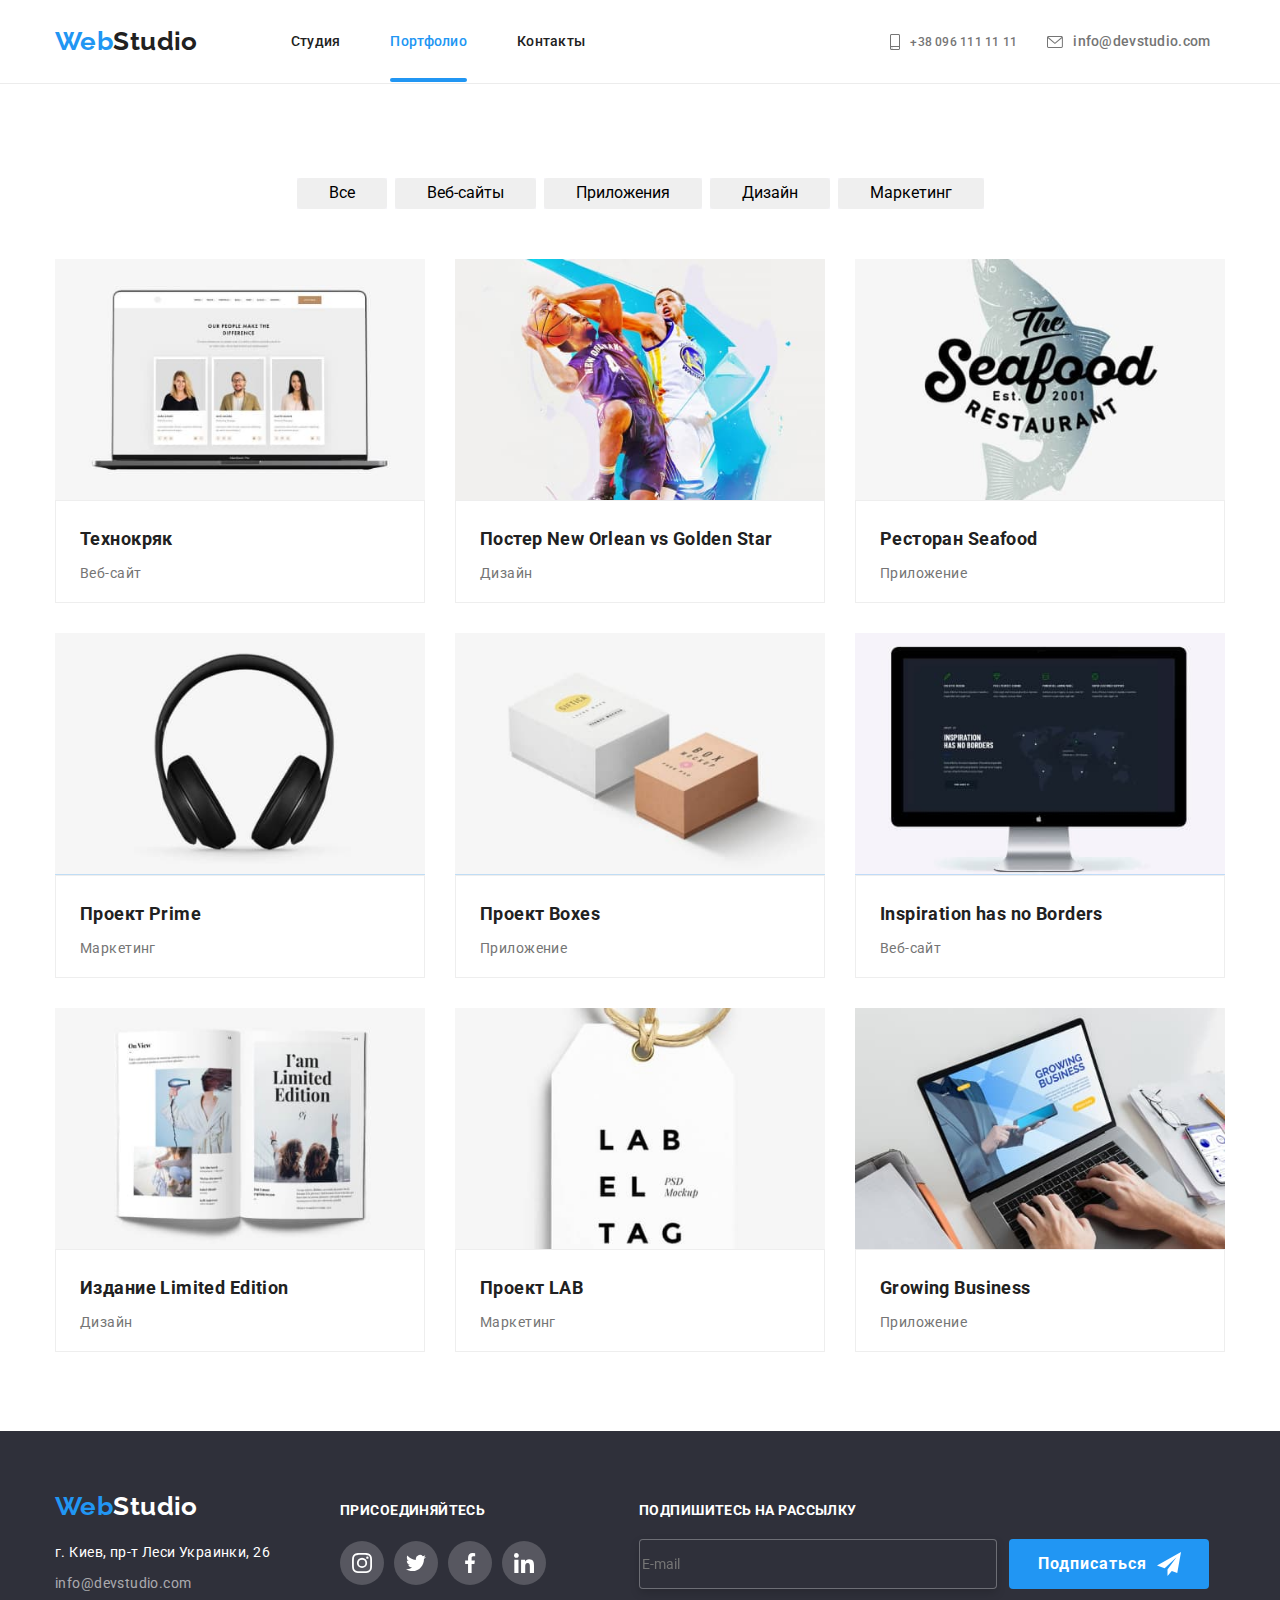
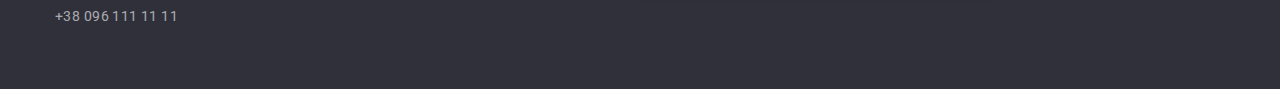
<file: portfolio.html>
<!DOCTYPE html>
<html lang="en">

<head>
    <meta charset="UTF-8">
    <meta http-equiv="X-UA-Compatible" content="IE=edge">
    <meta name="viewport" content="width=device-width, initial-scale=1.0">
    <link
        href="https://fonts.googleapis.com/css2?family=Raleway:wght@700&family=Roboto:wght@400;500;700;900&display=swap"
        rel="stylesheet">
    <title>Студия</title>
    <link rel="stylesheet"
        href="https://cdnjs.cloudflare.com/ajax/libs/modern-normalize/1.1.0/modern-normalize.min.css" />
    <link rel="stylesheet" href="./css/main.min.css" />
</head>

<body>
    <header class="header">
        <div class="container header-container">
            <button
            data-menu-button
            class="menu-button is-open" 
            aria-expanded="false" 
            aria-controls="menu-container" 
            type="button">
                <svg width="24" height="16" aria-label="переключатель мобильного меню">
                    <use class="menu-button__icon" href="./images/icons.svg#icon-menu_24px"></use>
                    <use class="menu-button__cross" href="./images/icons.svg#icon-close_24px"></use>
                </svg>
            </button>  
            <a class="logo logo__header" href="/">Web<span class="logo__span--black">Studio</span></a> 
                <nav class="navigation">  
                    <div class="menu-container" id="menu-container" data-menu>    
                        <ul class="navigation-list">
                            <li class="navigation-list__item">
                                <a class="navigation-list__link" href="./index.html">Студия</a>
                            </li>
                            <li class="navigation-list__item">
                                <a class="navigation-list__link navigation-list__link--current" href="./portfolio.html">Портфолио</a>
                            </li>
                            <li class="navigation-list__item">
                                <a class="navigation-list__link" href="">Контакты</a>
                            </li>
                        </ul>
                        <ul class="header-contacts" >
                            <li class="header-contacts__item">
                                <a class="header-contacts__link header-contacts__link--current" href="tel:+380961111111">
                                    <svg class="header-contacts__icon" width=10px height=16px>
                                        <use href="./images/icons.svg#icon-smartphone"></use>
                                    </svg>
                                    +38 096 111 11 11
                                </a>
                            </li>
                            <li class="header-contacts__item">
                                <a class="header-contacts__link" href="mailto:info@devstudio.com">
                                    <svg class="header-contacts__icon" width=16px height=12px>
                                        <use href="./images/icons.svg#icon-mail"></use>
                                    </svg>
                                    info@devstudio.com
                                </a>
                            </li>
                        </ul>
                        <ul class="mobile-social">
                            <li class="mobile-social__item">
                                    <a class="mobile-social__link" href="#">Instagram</a>
                            </li>
                            <li class="mobile-social__item">
                                    <a class="mobile-social__link" href="#">Twitter</a>
                            </li>
                            <li class="mobile-social__item">
                                    <a class="mobile-social__link" href="#">Facebook</a>
                            </li>
                            <li class="mobile-social__item">
                                    <a class="mobile-social__link" href="#">LinkedIn</a>
                            </li>
                        </ul>
                    </div>
                </nav>      
        </div>
    </header>
    <main>
        <section class="section">
            <div class="container">
                <h1 class="section__title--visually-hidden">Заголовок, який приховається</h1>
                <ul class="filter">
                    <li class="filter__item">
                        <button class="filter__button" type="button">Все</button>
                    </li>
                    <li class="filter__item">
                        <button class="filter__button" type="button">Веб-сайты</button>
                    </li>
                    <li class="filter__item">
                        <button class="filter__button" type="button">Приложения</button>
                    </li>
                    <li class="filter__item">
                        <button class="filter__button" type="button">Дизайн</button>
                    </li>
                    <li class="filter__item">
                        <button class="filter__button" type="button">Маркетинг</button>
                    </li>
                </ul>
                <ul class="galery">
                    <li class="galery__item">
                        <a href="#" class="galery__link">
                            <article class="produkt">
                                <div class="produkt__thumb">
                                    <img 
                                        src="./images/page1x.jpg"
                                        srcset="./images/page1x.jpg 450w, ./images/page2x.jpg 900w" 
                                        sizes="(min-width: 1200px) 33.3333vw, (min-width: 768px) 50vw, 100vw"
                                        alt="відображення веб-сайту" 
                                    />
                                    <div class="produkt__overlay">
                                        <div class="produkt__text">
                                            <p>Технокряк это современная площадка распространения
                                                коронавируса. Компании используют эту платформу для цифрового
                                                шпионажа и атак на защищённые сервера конкурентов.</p>

                                        </div>
                                    </div>
                                </div>
                                <div class="produkt__info">
                                    <h2 class="produkt__title">Технокряк</h2>
                                    <p class="produkt__descript">Веб-сайт</p>
                                </div>
                            </article>
                        </a>
                    </li>
                    <li class="galery__item">
                        <a href="#" class="galery__link">
                            <article class="product">
                                <div class="produkt__thumb">
                                    <img 
                                        src="./images/bassket.jpg"
                                        srcset="./images/bassket.jpg 450w, ./images/bassket2x.jpg 900w"  
                                        sizes="(min-width: 1200px) 33.3333vw, (min-width: 768px) 50vw, 100vw"
                                        alt="гравці в баскетбол" 
                                    />
                                    <div class="produkt__overlay">
                                        <div class="produkt__text">
                                            <p>Технокряк это современная площадка распространения
                                                коронавируса. Компании используют эту
                                                платформу для цифрового
                                                шпионажа и атак на защищённые сервера конкурентов.</p>
                                        </div>
                                    </div>
                                </div>
                                <div class="produkt__info">
                                    <h2 class="produkt__title">Постер New Orlean vs Golden Star</h2>
                                    <p class="produkt__descript">Дизайн</p>
                                </div>
                            </article>
                        </a>
                    </li>
                    <li class="galery__item">
                        <a href="#" class="galery__link">
                            <article class="product">
                                <div class="produkt__thumb">
                                    <img 
                                        src="./images/seafood1x.jpg"
                                        srcset="./images/seafood1x.jpg 450w, ./images/seafood2x.jpg 900w" 
                                        sizes="(min-width: 1200px) 33.3333vw, (min-width: 768px) 50vw, 100vw"
                                        alt="логотип ресторану" 
                                    />
                                    <div class="produkt__overlay">
                                        <div class="produkt__text">
                                            <p>Технокряк это современная площадка распространения
                                                коронавируса. Компании используют эту
                                                платформу для цифрового
                                                шпионажа и атак на защищённые сервера конкурентов.</p>
                                        </div>
                                    </div>
                                </div>
                                <div class="produkt__info">
                                    <h2 class="produkt__title">Ресторан Seafood</h2>
                                    <p class="produkt__descript">Приложение</p>
                                </div>
                            </article>
                        </a>
                    </li>
                    <li class="galery__item">
                        <a href="#" class="galery__link">
                            <article class="product">
                                <div class="produkt__thumb">
                                    <img 
                                        src="./images/headphone1x.jpg"
                                        srcset="./images/headphone1x.jpg 450w, ./images/headphone2x.jpg 900w"  
                                        sizes="(min-width: 1200px) 33.3333vw, (min-width: 768px) 50vw, 100vw"
                                        alt="навушники" 
                                    />
                                    <div class="produkt__overlay">
                                        <div class="produkt__text">
                                            <p>Технокряк это современная площадка распространения
                                                коронавируса. Компании используют эту
                                                платформу для цифрового
                                                шпионажа и атак на защищённые сервера конкурентов.</p>
                                        </div>
                                    </div>
                                </div>
                                <div class="produkt__info">
                                    <h2 class="produkt__title">Проект Prime</h2>
                                    <p class="produkt__descript">Маркетинг</p>
                                </div>
                            </article>
                        </a>
                    </li>
                    <li class="galery__item">
                        <a href="#" class="galery__link">
                            <article class="product">
                                <div class="produkt__thumb">
                                    <img 
                                        src="./images/box1x.jpg"
                                        srcset="./images/box1x.jpg 450w, ./images/box2x.jpg 900w" 
                                        sizes="(min-width: 1200px) 33.3333vw, (min-width: 768px) 50vw, 100vw"
                                        alt="дві коробочки" 
                                    />
                                    <div class="produkt__overlay">
                                        <div class="produkt__text">
                                            <p>Технокряк это современная площадка распространения
                                                коронавируса. Компании используют эту
                                                платформу для цифрового
                                                шпионажа и атак на защищённые сервера конкурентов.</p>
                                        </div>
                                    </div>
                                </div>
                                <div class="produkt__info">
                                    <h2 class="produkt__title">Проект Boxes</h2>
                                    <p class="produkt__descript">Приложение</p>
                                </div>
                            </article>
                        </a>
                    </li>
                    <li class="galery__item">
                        <a href="#" class="galery__link">
                            <article class="product">
                                <div class="produkt__thumb">
                                    <img 
                                        src="./images/monitor1x.jpg"
                                        srcset="./images/monitor1x.jpg 450w, ./images/monitor2x.jpg 900w"  
                                        sizes="(min-width: 1200px) 33.3333vw, (min-width: 768px) 50vw, 100vw"
                                        alt="монітор" 
                                    />
                                    <div class="produkt__overlay">
                                        <div class="produkt__text">
                                            <p>Технокряк это современная площадка распространения
                                                коронавируса. Компании используют эту
                                                платформу для цифрового
                                                шпионажа и атак на защищённые сервера конкурентов.</p>
                                        </div>
                                    </div>
                                </div>
                                <div class="produkt__info">
                                    <h2 class="produkt__title">Inspiration has no Borders</h2>
                                    <p class="produkt__descript">Веб-сайт</p>
                                </div>
                            </article>
                        </a>
                    </li>
                    <li class="galery__item">
                        <a href="#" class="galery__link">
                            <article class="product">
                                <div class="produkt__thumb">
                                    <img 
                                        src="./images/magazine1x.jpg"
                                        srcset="./images/magazine1x.jpg 450w, ./images/magazine2x.jpg 900w" 
                                        sizes="(min-width: 1200px) 33.3333vw, (min-width: 768px) 50vw, 100vw"
                                        alt="Глянцевий журнал" 
                                    />
                                    <div class="produkt__overlay">
                                        <div class="produkt__text">
                                            <p>Технокряк это современная площадка распространения
                                                коронавируса. Компании используют эту
                                                платформу для цифрового
                                                шпионажа и атак на защищённые сервера конкурентов.</p>
                                        </div>
                                    </div>
                                </div>
                                <div class="produkt__info">
                                    <h2 class="produkt__title">Издание Limited Edition</h2>
                                    <p class="produkt__descript">Дизайн</p>
                                </div>
                            </article>
                        </a>
                    </li>
                    <li class="galery__item">
                        <a href="#" class="galery__link">
                            <article class="product">
                                <div class="produkt__thumb">
                                    <img 
                                    src="./images/ladel1x.jpg"
                                    srcset="./images/ladel1x.jpg 450w, ./images/label2x.jpg 900w" 
                                    sizes="(min-width: 1200px) 33.3333vw, (min-width: 768px) 50vw, 100vw"
                                    alt="логотип проекту"
                                    />
                                    <div class="produkt__overlay">
                                        <div class="produkt__text">
                                            <p>Технокряк это современная площадка распространения
                                                коронавируса. Компании используют эту
                                                платформу для цифрового
                                                шпионажа и атак на защищённые сервера конкурентов.</p>
                                        </div>
                                    </div>
                                </div>
                                <div class="produkt__info">
                                    <h2 class="produkt__title">Проект LAB</h2>
                                    <p class="produkt__descript">Маркетинг</p>
                                </div>
                            </article>
                        </a>
                    </li>
                    <li class="galery__item">
                        <a href="#" class="galery__link">
                            <article class="product">
                                <div class="produkt__thumb">
                                    <img 
                                    src="./images/nout1x.jpg"
                                    srcset="./images/nout1x.jpg 450w, ./images/nout2x.jpg 900w" 
                                    sizes="(min-width: 1200px) 33.3333vw, (min-width: 768px) 50vw, 100vw"
                                    alt="людина працює за ноутбуком" 
                                    />
                                    <div class="produkt__overlay">
                                        <div class="produkt__text">
                                            <p>Технокряк это современная площадка распространения
                                                коронавируса. Компании используют эту
                                                платформу для цифрового
                                                шпионажа и атак на защищённые сервера конкурентов.</p>
                                        </div>
                                    </div>
                                </div>
                                <div class="produkt__info">
                                    <h2 class="produkt__title">Growing Business</h2>
                                    <p class="produkt__descript"> Приложение</p>
                                </div>
                            </article>
                        </a>
                    </li>
                </ul>
            </div>

        </section>
    </main>
    <footer class="footer">
        <div class="container footer__container">
            <div class="footer-flex">
                <div class="footer__info">
                    <a class="logo logo__footer" href="/">Web<span class="logo__span--wright">Studio</span></a>
                    <address>
                        <ul class="address">
                            <li class="address__text address__item">г. Киев, пр-т Леси Украинки, 26</li>
                            <li class="address__item"><a class="footer-contact"
                                    href="mailto:info@devstudio.com">info@devstudio.com</a></li>
                            <li class="address__item"><a class="footer-contact footer-contact__tel" href="tel:+380961111111">+38 096 111 11
                                    11</a></li>
                        </ul>
                    </address>
                </div>
                <div class="footer-social">
                    <h2 class="footer-social__title">Присоединяйтесь</h2>
                    <ul class="footer-social__pages">
                        <li class="footer-social__list">
                            <a class="footer-social__link" href="#">
                                <svg class="footer-social__icon" width=20px height=20px>
                                    <use href="./images/icons.svg#icon-instagram"></use>
                                </svg>
                            </a>
                        </li>
                        <li class="footer-social__list">
                            <a class="footer-social__link" href="#">
                                <svg class="footer-social__icon" width=20px height=20px>
                                    <use href="./images/icons.svg#icon-twitter"></use>
                                </svg>
                            </a>
                        </li>
                        <li class="footer-social__list">
                            <a class="footer-social__link" href="#">
                                <svg class="footer-social__icon" width=20px height=20px>
                                    <use href="./images/icons.svg#icon-facebook"></use>
                                </svg>
                            </a>
                        </li>
                        <li class="footer-social__list">
                            <a class="footer-social__link" href="#">
                                <svg class="footer-social__icon" width=20px height=20px>
                                    <use href="./images/icons.svg#icon-linkedin"></use>
                                </svg>
                            </a>
                        </li>
                    </ul>
                </div>
            </div>
            <div class="footer-form-section">
                <h2 class="footer-form-title">подпишитесь на рассылку</h2>
                <form action="" class="footer-form">
                    <input class="footer-form__input" tupe="email" name="email" id="email" placeholder="E-mail" />
                    <button class="footer-form__button" type="submit">
                        <p class="footer-form__text">Подписаться</p>
                        <svg class="footer-form__icon" width="24" height="24">
                            <use href="./images/icons.svg#icon-icon-send"></use>
                        </svg>
            </div>
            </button>

            </form>
        </div>
        </div>
    </footer>
    <script src="./js/mobile-menu.js"></script>
</body>

</html>
</file>
<file: css/main.min.css>
body{margin:0;font-family:Roboto, sans-serif;background-color:#ffffff;color:#757575;letter-spacing:0.03em;font-size:14px;line-height:1.2;padding:0}ul{list-style:none;padding:0;margin:0}a{text-decoration:none;display:block}img{display:block;max-width:100%;height:auto}h1,h2,h3,p{margin:0}.section__title{font-weight:700;font-size:36px;line-height:1.17;text-align:center;margin-bottom:50px}.container{margin-left:auto;margin-right:auto;padding:0 15px}@media screen and (min-width: 480px){.container{width:480px}}@media screen and (min-width: 768px){.container{width:768px}}@media screen and (min-width: 1200px){.container{width:1200px}}.section{padding-top:60px;padding-bottom:60px}@media screen and (min-width: 1200px){.section{padding-top:94px;padding-bottom:94px}}.navigation__link:hover,.navigation__link:focus,.header-contacts__link:hover,.header-contacts__link:focus{color:#2196f3}.section__title,.principles__title,.workers__title,.produkt__title{color:#212121}.header{position:relative;border-bottom:1px solid #ECECEC;display:-webkit-box;display:-ms-flexbox;display:flex;-webkit-box-flex:1;-ms-flex-positive:1;flex-grow:1}.header-container{display:-webkit-box;display:-ms-flexbox;display:flex}.navigation{display:-webkit-box;display:-ms-flexbox;display:flex;-webkit-box-align:center;-ms-flex-align:center;align-items:center}@media screen and (min-width: 768px){.navigation{margin-left:88px}}@media screen and (min-width: 1200px){.navigation{margin-left:93px}}.menu-button{position:absolute;top:22px;right:22px;padding:0;border:none;background-color:white;z-index:2}.menu-button__icon:hover{fill:#2196f3}.menu-button__cross:hover{fill:#2196f3}@media screen and (min-width: 768px){.menu-button{display:none}}.menu-button .menu-button__cross{display:block}.menu-button .menu-button__icon{display:none}.menu-button.is-open .menu-button__cross{display:none}.menu-button.is-open .menu-button__icon{display:block}.menu-container{background-color:white;font-size:20px;padding:48px 40px;z-index:1;border:1px solid #000000}.menu-container.is-open{display:block}@media screen and (max-width: 767px){.menu-container{display:none;position:absolute;top:100%;left:0;top:0;width:100%}}@media screen and (min-width: 768px){.menu-container{border:none;padding:0;display:-webkit-box;display:-ms-flexbox;display:flex}}.navigation-list{-webkit-box-align:center;-ms-flex-align:center;align-items:center}@media screen and (min-width: 768px){.navigation-list{display:-webkit-box;display:-ms-flexbox;display:flex;-webkit-box-pack:justify;-ms-flex-pack:justify;justify-content:space-between;margin-bottom:0;font-size:14px;color:#212121}}.navigation-list__item:not(:last-child){margin-right:50px}.navigation-list__link{position:relative;display:inline-block;font-weight:500;color:#212121;font-size:40px;line-height:1.17;text-align:center;letter-spacing:0.02em;text-decoration:none;vertical-align:middle;margin-bottom:30px;-webkit-transition:color 250ms cubic-bezier(0.4, 0, 0.2, 1);transition:color 250ms cubic-bezier(0.4, 0, 0.2, 1)}.navigation-list__link:hover,.navigation-list__link:focus{color:#2196f3}@media screen and (min-width: 768px){.navigation-list__link{position:relative;display:inline-block;padding-top:32px;padding-bottom:32px;-webkit-transition:color 250ms cubic-bezier(0.4, 0, 0.2, 1);transition:color 250ms cubic-bezier(0.4, 0, 0.2, 1);font-style:normal;font-weight:500;font-size:14px;line-height:1.14;margin-bottom:0}}.navigation-list__link--current{color:#2196f3}.navigation-list__link--current::after{content:'';position:absolute;left:0;bottom:0;width:100%;height:4px;background-color:#2196f3;border-radius:2px}@media screen and (max-width: 767px){.navigation-list__link--current::after{display:none}}.header-contacts{margin-top:603px}@media screen and (min-width: 768px){.header-contacts{display:-webkit-box;display:-ms-flexbox;display:flex;-webkit-box-orient:vertical;-webkit-box-direction:normal;-ms-flex-direction:column;flex-direction:column;margin-left:69px;margin-top:0;padding:21px 0}}@media screen and (min-width: 1200px){.header-contacts{display:-webkit-box;display:-ms-flexbox;display:flex;-webkit-box-pack:justify;-ms-flex-pack:justify;justify-content:space-between;-webkit-box-orient:horizontal;-webkit-box-direction:normal;-ms-flex-direction:row;flex-direction:row;-webkit-box-align:center;-ms-flex-align:center;align-items:center;margin-left:305px;margin-top:0}}.header-contacts__link{-webkit-box-align:center;-ms-flex-align:center;align-items:center;font-weight:500;color:#757575;text-decoration:none;letter-spacing:0.02em;font-size:24px;-webkit-transition:color 250ms cubic-bezier(0.4, 0, 0.2, 1);transition:color 250ms cubic-bezier(0.4, 0, 0.2, 1)}@media screen and (min-width: 768px){.header-contacts__link{font-size:12px}}@media screen and (min-width: 1200px){.header-contacts__link{font-size:14px}}.header-contacts__link:hover,.header-contacts__link:focus{color:#2196f3}.header-contacts__link--current{font-weight:500;font-size:34px;line-height:1.17;letter-spacing:0.02em;color:#2196f3;margin-bottom:32px}@media screen and (min-width: 768px){.header-contacts__link--current{color:#757575;text-decoration:none;font-size:12px;margin:0}}.header-contacts__item{-webkit-box-align:center;-ms-flex-align:center;align-items:center}@media screen and (min-width: 768px){.header-contacts__item:not(:last-child){margin-bottom:10px}}@media screen and (min-width: 1200px){.header-contacts__item:not(:last-child){margin-right:30px;margin-bottom:0}}.header-contacts__icon{display:none}@media screen and (min-width: 768px){.header-contacts__icon{display:block;padding:0;background-size:cover;margin-right:10px;fill:#757575}}@media screen and (min-width: 768px){.header-contacts__link{display:-webkit-box;display:-ms-flexbox;display:flex;-webkit-box-align:center;-ms-flex-align:center;align-items:center;font-weight:500;color:var(--text-color);text-decoration:none;letter-spacing:0.02em;-webkit-transition:color 250ms cubic-bezier(0.4, 0, 0.2, 1);transition:color 250ms cubic-bezier(0.4, 0, 0.2, 1)}.header-contacts__link:hover,.header-contacts__link:focus{color:#2196f3}}.header-contacts__link:hover .header-contacts__icon,.header-contacts__link:focus .header-contacts__icon{fill:#2196f3}.mobile-social{margin-top:64px}@media screen and (min-width: 768px){.mobile-social{display:none}}.mobile-social__item{display:inline-block}.mobile-social__link{position:relative;font-weight:500;font-size:18px;letter-spacing:0.02em;color:#2196f3;padding-right:10px}.mobile-social__link::after{content:'';position:absolute;right:0;width:1px;height:22px;border:1px solid rgba(33,33,33,0.2)}.mobile-social__link::after:last-child{border:none}.logo{font-family:Raleway;font-weight:700;font-size:26px;color:#2196f3}.logo__span--black{color:#212121}.logo__span--wright{color:#fff}.logo__header{padding-top:16px;padding-bottom:16px}@media screen and (min-width: 768px){.logo__header{display:inline-block;padding-top:26px;padding-bottom:26px}}.hero{text-align:center;max-width:1600px;background-image:-webkit-gradient(linear, left top, right top, from(rgba(47,48,58,0.4)), to(rgba(47,48,58,0.4))),url("../images/hero-mobile.jpg");background-image:linear-gradient(to right, rgba(47,48,58,0.4), rgba(47,48,58,0.4)),url("../images/hero-mobile.jpg");background-position:center;background-repeat:no-repeat;background-size:cover;background-color:#2f303a}@media (min-device-pixel-ratio: 2), (-webkit-min-device-pixel-ratio: 2), (min-resolution: 192dpi), (min-resolution: 2dppx){.hero{background-image:-webkit-gradient(linear, left top, right top, from(rgba(47,48,58,0.4)), to(rgba(47,48,58,0.4))),url("../images/hero-mobile2x.jpg");background-image:linear-gradient(to right, rgba(47,48,58,0.4), rgba(47,48,58,0.4)),url("../images/hero-mobile2x.jpg")}}@media screen and (min-width: 768px){.hero{background-image:-webkit-gradient(linear, left top, right top, from(rgba(47,48,58,0.4)), to(rgba(47,48,58,0.4))),url("../images/hero-tablet.jpg");background-image:linear-gradient(to right, rgba(47,48,58,0.4), rgba(47,48,58,0.4)),url("../images/hero-tablet.jpg")}}@media screen and (min-width: 768px) and (min-device-pixel-ratio: 2), screen and (min-width: 768px) and (-webkit-min-device-pixel-ratio: 2), screen and (min-width: 768px) and (min-resolution: 192dpi), screen and (min-width: 768px) and (min-resolution: 2dppx){.hero{background-image:-webkit-gradient(linear, left top, right top, from(rgba(47,48,58,0.4)), to(rgba(47,48,58,0.4))),url("../images/hero-tablet2x.jpg");background-image:linear-gradient(to right, rgba(47,48,58,0.4), rgba(47,48,58,0.4)),url("../images/hero-tablet2x.jpg")}}@media screen and (max-width: 1200px){.hero{padding-top:118px;padding-bottom:118px}}@media screen and (min-width: 1200px){.hero{padding-bottom:200px;padding-top:200px;height:600px;margin-left:auto;margin-right:auto;background-image:-webkit-gradient(linear, left top, right top, from(rgba(47,48,58,0.4)), to(rgba(47,48,58,0.4))),url("../images/hero-desktop.jpg");background-image:linear-gradient(to right, rgba(47,48,58,0.4), rgba(47,48,58,0.4)),url("../images/hero-desktop.jpg")}}@media screen and (min-width: 1200px) and (min-device-pixel-ratio: 2), screen and (min-width: 1200px) and (-webkit-min-device-pixel-ratio: 2), screen and (min-width: 1200px) and (min-resolution: 192dpi), screen and (min-width: 1200px) and (min-resolution: 2dppx){.hero{background-image:-webkit-gradient(linear, left top, right top, from(rgba(47,48,58,0.4)), to(rgba(47,48,58,0.4))),url("../images/hero-desktop2x.jpg");background-image:linear-gradient(to right, rgba(47,48,58,0.4), rgba(47,48,58,0.4)),url("../images/hero-desktop2x.jpg")}}.hero__button:hover{color:#212121;-webkit-transition:color 250ms cubic-bezier(0.4, 0, 0.2, 1);transition:color 250ms cubic-bezier(0.4, 0, 0.2, 1)}.hero__button{display:inline-block;text-align:center;font-weight:700;font-size:16px;line-height:1.88;color:#fff;background-color:#2196f3;font-family:inherit;cursor:pointer;border-radius:4px;padding:10px 32px;-webkit-box-shadow:0px 4px 4px rgba(0,0,0,0.15);box-shadow:0px 4px 4px rgba(0,0,0,0.15);border:transparent}.hero__title{font-weight:900;color:#fff;letter-spacing:0.06em;margin-bottom:30px;font-size:26px;line-height:1.62;text-align:center;text-transform:uppercase}@media screen and (min-width: 1200px){.hero__title{font-size:44px;line-height:1.36}}.backdrop{position:fixed;top:0;left:0;width:100%;height:100%;background-color:rgba(0,0,0,0.2);opacity:1;z-index:999;-webkit-transition:opacity 250ms cubic-bezier(0.4, 0, 0.2, 1);transition:opacity 250ms cubic-bezier(0.4, 0, 0.2, 1);overflow-y:scroll}.backdrop.is-hidden{opacity:0;pointer-events:none;visibility:initial}.backdrop.is-hidden .modal{-webkit-transform:translate(-50%, -50%) scale(0.6);transform:translate(-50%, -50%) scale(0.6)}.modal{background-color:#fff;-webkit-box-shadow:0px 1px 3px rgba(0,0,0,0.12),0px 1px 1px rgba(0,0,0,0.14),0px 2px 1px rgba(0,0,0,0.2);box-shadow:0px 1px 3px rgba(0,0,0,0.12),0px 1px 1px rgba(0,0,0,0.14),0px 2px 1px rgba(0,0,0,0.2);border-radius:4px;-webkit-transition:-webkit-transform 250ms cubic-bezier(0.4, 0, 0.2, 1);transition:-webkit-transform 250ms cubic-bezier(0.4, 0, 0.2, 1);transition:transform 250ms cubic-bezier(0.4, 0, 0.2, 1);transition:transform 250ms cubic-bezier(0.4, 0, 0.2, 1), -webkit-transform 250ms cubic-bezier(0.4, 0, 0.2, 1);z-index:999;max-width:450px;height:609px;position:absolute;top:50%;left:50%;-webkit-transform:translate(-50%, -50%) scale(1);transform:translate(-50%, -50%) scale(1)}@media screen and (min-width: 768px){.modal{width:528px;height:581px}}.modal-close{display:-webkit-box;display:-ms-flexbox;display:flex;-webkit-box-pack:center;-ms-flex-pack:center;justify-content:center;-webkit-box-align:center;-ms-flex-align:center;align-items:center;margin:0;padding:0;height:30px;width:30px;position:absolute;top:8px;right:8px;border-radius:50%;cursor:pointer;background-color:#fff;border:1px solid rgba(0,0,0,0.1)}.modal-close__icon{fill:currentColor}.modal-form{padding:40px}.modal-form__title{font-size:20px;line-height:1.15;text-align:center;color:#212121;margin-bottom:12px}.modal-form__field{position:relative;display:-webkit-box;display:-ms-flexbox;display:flex;-webkit-box-orient:vertical;-webkit-box-direction:normal;-ms-flex-direction:column;flex-direction:column;text-align:left}.modal-form__field:not(:last-child){margin-bottom:10px}.modal-form__field:last-child{margin-bottom:30px}.modal-form__icon{position:absolute;left:15px;bottom:14px;-webkit-transition:fill 250ms cubic-bezier(0.4, 0, 0.2, 1);transition:fill 250ms cubic-bezier(0.4, 0, 0.2, 1)}.modal-form__label{margin-bottom:4px;font-size:12px;line-height:1.16;letter-spacing:0.01em;color:#757575}.modal-form__input{height:40px;border:1px solid rgba(33,33,33,0.2);border-radius:4px;outline:none;-webkit-transition:border-color 250ms cubic-bezier(0.4, 0, 0.2, 1);transition:border-color 250ms cubic-bezier(0.4, 0, 0.2, 1);padding-left:40px;width:370px}.modal-form__input::-webkit-input-placeholder{color:rgba(117,117,117,0.5)}.modal-form__input:-ms-input-placeholder{color:rgba(117,117,117,0.5)}.modal-form__input::-ms-input-placeholder{color:rgba(117,117,117,0.5)}.modal-form__input::placeholder{color:rgba(117,117,117,0.5)}textarea{resize:none;border:1px solid rgba(33,33,33,0.2);border-radius:4px;font-size:12px;line-height:1.16;letter-spacing:0.01em;padding:10px;color:#212121}textarea:focus{outline:1px solid #2196f3;border-radius:4px}.modal-form__button{width:200px;height:50px;-webkit-box-shadow:0px 4px 4px rgba(0,0,0,0.15);box-shadow:0px 4px 4px rgba(0,0,0,0.15);border-radius:4px;color:#fff;background-color:#2196f3;font-weight:bold;font-size:16px;line-height:1.87;text-align:center;letter-spacing:0.06em;cursor:pointer;border:transparent}.modal-form__input:focus ~ .modal-form__icon{fill:#2196f3}.modal-form__input:focus{border-color:#2196f3}@media screen and (max-width: 767px){.confidential-label{display:-webkit-box}}@media screen and (min-width: 768px){.confidential-label{display:-webkit-box;display:-ms-flexbox;display:flex;-webkit-box-pack:center;-ms-flex-pack:center;justify-content:center;-webkit-box-align:center;-ms-flex-align:center;align-items:center}}.confidential-label a{margin-left:5px;-webkit-text-decoration:revert;text-decoration:revert;color:#2196f3;font-size:12px;line-height:1.17}.checkbox{position:absolute;appearance:none;-webkit-appearance:none;-moz-appearance:none}.checkbox__icon{margin-right:9px;display:inline-block;width:16px;height:15px;border:2px solid #212121;border-radius:4px}.checkbox__text{font-size:12px;line-height:1.17;letter-spacing:0.03em;color:#757575}@media screen and (min-width: 768px){.checkbox__text{font-size:12px;line-height:1.7}}.checkbox:checked+.checkbox__icon{background-image:url("../images/icon-check.svg");background-size:contain;background-origin:border-box;border-color:#2196f3}@media screen and (min-width: 768px){.principles{display:-webkit-box;display:-ms-flexbox;display:flex;-ms-flex-wrap:wrap;flex-wrap:wrap}}@media screen and (min-width: 1200px){.principles{display:-webkit-box;display:-ms-flexbox;display:flex;-webkit-box-pack:justify;-ms-flex-pack:justify;justify-content:space-between}}.principles__item{max-width:450px;height:226px;margin-bottom:30px}@media screen and (min-width: 768px){.principles__item{width:354px;height:251px;width:calc((100% - 4 * 15px) / 2);margin:15px}}@media screen and (min-width: 1200px){.principles__item{width:270px;margin:0%}}.principles__title{text-align:start;font-weight:700;line-height:1.42;margin-bottom:10px;color:#212121;text-align:center}@media screen and (min-width: 768px){.principles__title{text-align:start}}.principles__tumb{display:-webkit-box;display:-ms-flexbox;display:flex;-webkit-box-pack:center;-ms-flex-pack:center;justify-content:center;background-color:#f5f4fa;margin-bottom:30px;border-radius:4px;padding:25px 0}@media screen and (min-width: 768px){.principles__tumb{display:-webkit-box;display:-ms-flexbox;display:flex;-webkit-box-pack:center;-ms-flex-pack:center;justify-content:center;width:354px;height:120px;padding:25px 0}}@media screen and (min-width: 1200px){.principles__tumb{display:-webkit-box;display:-ms-flexbox;display:flex;-webkit-box-pack:center;-ms-flex-pack:center;justify-content:center;width:270px;height:120px}}.principles__text{font-weight:400;line-height:1.7}.section-hidden{display:none}@media screen and (min-width: 1200px){.section-hidden{display:block}}.photo-section{display:-webkit-box;display:-ms-flexbox;display:flex;-webkit-box-pack:justify;-ms-flex-pack:justify;justify-content:space-between}.photo-section__thumb{position:relative}.photo-section__bg{display:-webkit-box;display:-ms-flexbox;display:flex;-webkit-box-pack:center;-ms-flex-pack:center;justify-content:center;-webkit-box-align:center;-ms-flex-align:center;align-items:center;position:absolute;bottom:0;width:100%;height:70px;background-color:rgba(47,48,58,0.8)}.photo-section__text{font-weight:bold;text-align:center;text-transform:uppercase;color:#fff}.section__padding-reset{padding-top:0;padding-bottom:0}@media screen and (min-width: 1200px){.section__padding-reset{padding-bottom:60px}}.section--background{background-color:#f5f4fa}@media screen and (min-width: 768px){.workers{display:-webkit-box;display:-ms-flexbox;display:flex;-ms-flex-wrap:wrap;flex-wrap:wrap}}@media screen and (min-width: 1200px){.workers{display:-webkit-box;display:-ms-flexbox;display:flex;margin:-15px}}.workers__title{font-weight:500;font-size:16px;line-height:1.18;margin-bottom:10px}.workers__item{-webkit-box-shadow:0px 1px 3px rgba(0,0,0,0.12),0px 1px 1px rgba(0,0,0,0.14),0px 2px 1px rgba(0,0,0,0.2);box-shadow:0px 1px 3px rgba(0,0,0,0.12),0px 1px 1px rgba(0,0,0,0.14),0px 2px 1px rgba(0,0,0,0.2);border-radius:0px 0px 4px 4px;margin-bottom:30px}@media screen and (min-width: 768px){.workers__item{width:calc((100% - 4 * 15px) / 2);margin:15px}}@media screen and (min-width: 1200px){.workers__item{width:calc((100% - 8 * 15px) / 4)}}.workers__text{font-size:16px;margin-bottom:16px}.workers__thumb{text-align:center;padding-top:30px;padding-bottom:36px;background-color:#fff;border-radius:inherit}.workers-social{display:-webkit-box;display:-ms-flexbox;display:flex;-webkit-box-pack:center;-ms-flex-pack:center;justify-content:center}.workers-social__link{width:44px;height:44px;margin:0;padding:12px;color:#afb1b8;background-color:#fff;border-radius:50%;-webkit-transition:background-color 250ms cubic-bezier(0.4, 0, 0.2, 1);transition:background-color 250ms cubic-bezier(0.4, 0, 0.2, 1)}.workers-social__link:hover,.workers-social__link:focus{background-color:#2196f3}.workers-social__link:hover .workers-social__icon,.workers-social__link:focus .workers-social__icon{fill:#fff}.workers-social__item:not(:last-child){margin-right:10px}.workers-social__icon{fill:currentColor}.clients{display:-webkit-box;display:-ms-flexbox;display:flex;-ms-flex-wrap:wrap;flex-wrap:wrap}.clients__item{display:inline-block;height:92px;width:calc((100% - 4 * 15px) / 2);margin:15px}.clients__item:nth-last-child(-n+2){margin-bottom:0}@media screen and (min-width: 768px){.clients__item{width:calc((100% - 6 * 15px) / 3)}.clients__item:nth-last-child(-n+3){margin-bottom:0}}@media screen and (min-width: 1200px){.clients__item{width:calc((100% - 12 * 15px) / 6);margin-bottom:0}}.clients__link{width:100%;height:100%;display:-webkit-box;display:-ms-flexbox;display:flex;-webkit-box-pack:center;-ms-flex-pack:center;justify-content:center;-webkit-box-align:center;-ms-flex-align:center;align-items:center;cursor:pointer;color:#afb1b8;border:1px solid #afb1b8;border-radius:4px;-webkit-transition:border-color 250ms cubic-bezier(0.4, 0, 0.2, 1);transition:border-color 250ms cubic-bezier(0.4, 0, 0.2, 1)}.clients__link:hover,.clients__link:focus{border-color:#2196f3}.clients__icon{margin:0;padding:0;fill:currentColor;-webkit-transition:fill 250ms cubic-bezier(0.4, 0, 0.2, 1);transition:fill 250ms cubic-bezier(0.4, 0, 0.2, 1)}.clients__link:hover .clients__icon,.clients__link:focus .clients__icon{fill:#2196f3}.footer{background-color:#2f303a;padding:60px 0}@media screen and (min-width: 1200px){.footer__container{display:-webkit-box;display:-ms-flexbox;display:flex;-webkit-box-align:baseline;-ms-flex-align:baseline;align-items:baseline}}.footer-contact{font-style:normal;line-height:1.7;color:rgba(255,255,255,0.6);text-decoration:none}.footer__info{text-align:center}@media screen and (min-width: 1200px){.footer__info{text-align:start}}.logo__footer{margin-bottom:20px}@media screen and (min-width: 1200px){.logo__footer{text-align:start}}.address__text{font-style:normal;line-height:1.5;color:#fff}@media screen and (min-width: 1200px){.address__text{text-align:start}}.address__item:not(:last-child){margin-bottom:9px}.footer-social{margin-top:60px;text-align:center}@media screen and (min-width: 768px){.footer-social{margin-top:0}}@media screen and (min-width: 768px){.footer-social{margin-left:70px}}.footer-social__title{font-weight:bold;font-size:14px;line-height:1.4;letter-spacing:0.03em;text-transform:uppercase;color:#fff;margin-bottom:20px;text-align:center}@media screen and (min-width: 1200px){.footer-social__title{text-align:start}}.footer-social__pages{display:-webkit-inline-box;display:-ms-inline-flexbox;display:inline-flex;list-style:none}.footer-social__link{width:44px;height:44px;margin:0;padding:12px;color:#fff;background-color:rgba(255,255,255,0.1);border-radius:50%;-webkit-transition:background-color 250ms cubic-bezier(0.4, 0, 0.2, 1);transition:background-color 250ms cubic-bezier(0.4, 0, 0.2, 1)}.footer-social__link:hover,.footer-social__link:focus{background-color:#2196f3}.footer-social__icon{fill:currentColor}.footer-social__list{background-color:rgba(255,255,255,0.1);border-radius:50%}.footer-social__list:not(:last-child){margin-right:10px}@media screen and (min-width: 768px){.footer-flex{display:-webkit-box;display:-ms-flexbox;display:flex;-ms-flex-pack:distribute;justify-content:space-around;-webkit-box-align:baseline;-ms-flex-align:baseline;align-items:baseline}}.footer-form-section{margin-top:60px}@media screen and (min-width: 1200px){.footer-form-section{margin-left:93px;margin-top:0}}.footer-form-title{font-weight:bold;font-size:14px;line-height:1.14;text-transform:uppercase;color:#fff;margin-bottom:20px;text-align:center}@media screen and (min-width: 1200px){.footer-form-title{text-align:start}}.footer-form{display:-ms-grid;display:grid}@media screen and (min-width: 1200px){.footer-form{display:-webkit-box;display:-ms-flexbox;display:flex}}.footer-form__input{background-color:#2f303a;border:1px solid rgba(255,255,255,0.3);-webkit-box-sizing:border-box;box-sizing:border-box;-webkit-filter:drop-shadow(0px 4px 4px rgba(0,0,0,0.15));filter:drop-shadow(0px 4px 4px rgba(0,0,0,0.15));border-radius:4px;max-width:450px;height:50px;padding-top:15px;padding-bottom:15px;margin-bottom:20px}.footer-form__input:focus{border:1px solid #fff;outline:none;color:#fff}@media screen and (min-width: 768px){.footer-form__input{width:450px;margin-left:auto;margin-right:auto}}@media screen and (min-width: 1200px){.footer-form__input{margin-right:12px;width:358px}}.footer-form__button{position:relative;-webkit-box-align:center;-ms-flex-align:center;align-items:center;margin-left:12px;width:200px;height:50px;background-color:#2196f3;border-radius:4px;padding:10px 29px;cursor:pointer;border:transparent;font-weight:bold;font-size:16px;line-height:1.87;letter-spacing:0.06em;color:#fff;margin-left:auto;margin-right:auto}.footer-form__icon{fill:#fff;margin-left:10px;position:absolute;top:13px;right:28px}.footer-form__text{text-align:start;margin-right:10px}.filter{display:-webkit-box;display:-ms-flexbox;display:flex;-ms-flex-wrap:wrap;flex-wrap:wrap;margin-bottom:40px}@media screen and (min-width: 768px){.filter{-webkit-box-pack:center;-ms-flex-pack:center;justify-content:center;margin-bottom:30px}}@media screen and (min-width: 1200px){.filter{margin-bottom:50px}}.filter__item{color:#212121;font-weight:500;font-size:16px;line-height:1.6;background-color:#f5f4fa;font-family:inherit;margin-bottom:15px}.filter__item:not(:last-child){margin-right:8px}.filter__item:nth-last-child(-n+2){margin-bottom:0}@media screen and (min-width: 768px){.filter__item{margin-bottom:0}}.filter__button{border:transparent;display:inline-block;cursor:pointer;border-radius:4px;vertical-align:middle;padding:6px 32px;-webkit-transition:background-color 250ms cubic-bezier(0.4, 0, 0.2, 1),color 250ms cubic-bezier(0.4, 0, 0.2, 1),-webkit-box-shadow 250ms cubic-bezier(0.4, 0, 0.2, 1);transition:background-color 250ms cubic-bezier(0.4, 0, 0.2, 1),color 250ms cubic-bezier(0.4, 0, 0.2, 1),-webkit-box-shadow 250ms cubic-bezier(0.4, 0, 0.2, 1);transition:background-color 250ms cubic-bezier(0.4, 0, 0.2, 1),box-shadow 250ms cubic-bezier(0.4, 0, 0.2, 1),color 250ms cubic-bezier(0.4, 0, 0.2, 1);transition:background-color 250ms cubic-bezier(0.4, 0, 0.2, 1),box-shadow 250ms cubic-bezier(0.4, 0, 0.2, 1),color 250ms cubic-bezier(0.4, 0, 0.2, 1),-webkit-box-shadow 250ms cubic-bezier(0.4, 0, 0.2, 1)}.filter__button:hover,.filter__button:focus{color:#fff;background-color:#2196f3;-webkit-box-shadow:0px 3px 1px rgba(0,0,0,0.1),0px 1px 2px rgba(0,0,0,0.08),0px 2px 2px rgba(0,0,0,0.12);box-shadow:0px 3px 1px rgba(0,0,0,0.1),0px 1px 2px rgba(0,0,0,0.08),0px 2px 2px rgba(0,0,0,0.12)}.section__title--visually-hidden{position:absolute;clip:rect(0 0 0 0);width:1px;height:1px;margin:1px}@media screen and (min-width: 768px){.galery{display:-webkit-box;display:-ms-flexbox;display:flex;-ms-flex-wrap:wrap;flex-wrap:wrap;margin:-15px}}@media screen and (max-width: 767px){.galery__item:not(:last-child){margin-bottom:30px}}@media screen and (min-width: 768px){.galery__item{width:calc((100% - 4 * 15px) / 2);margin:15px}.galery__item:last-child{margin-bottom:0}}@media screen and (min-width: 1200px){.galery__item{width:calc((100% - 90px) / 3)}.galery__item:nth-last-child(-n+3){margin-bottom:0}}.galery__link{cursor:pointer}.galery__link:hover,.galery__link:focus{-webkit-box-shadow:0px 1px 1px rgba(0,0,0,0.12),0px 4px 4px rgba(0,0,0,0.06),1px 4px 6px rgba(0,0,0,0.16);box-shadow:0px 1px 1px rgba(0,0,0,0.12),0px 4px 4px rgba(0,0,0,0.06),1px 4px 6px rgba(0,0,0,0.16)}.produkt{display:block}.produkt__title{font-weight:700;font-size:18px;line-height:2;margin-bottom:8px;color:#212121}.produkt__descript{color:#757575}.produkt__thumb{position:relative;overflow:hidden}.produkt__text{position:absolute;width:322px;height:168px;top:50%;left:50%;-webkit-transform:translate(-50%, -50%);transform:translate(-50%, -50%);font-size:18px;line-height:1;color:#fff}.produkt__overlay{position:absolute;top:0;left:0;background-color:rgba(33,150,243,0.9);-webkit-transform:translateY(100%);transform:translateY(100%);-webkit-transition:-webkit-transform 250ms cubic-bezier(0.4, 0, 0.2, 1);transition:-webkit-transform 250ms cubic-bezier(0.4, 0, 0.2, 1);transition:transform 250ms cubic-bezier(0.4, 0, 0.2, 1);transition:transform 250ms cubic-bezier(0.4, 0, 0.2, 1), -webkit-transform 250ms cubic-bezier(0.4, 0, 0.2, 1);width:100%;height:100%}.produkt__info{padding:20px 24px;margin:0;border:1px solid #eeeeee}.galery__link:hover .produkt__overlay,.galery__link:focus .produkt__overlay{-webkit-transform:translateY(0);transform:translateY(0)}
/*# sourceMappingURL=main.min.css.map */
</file>
